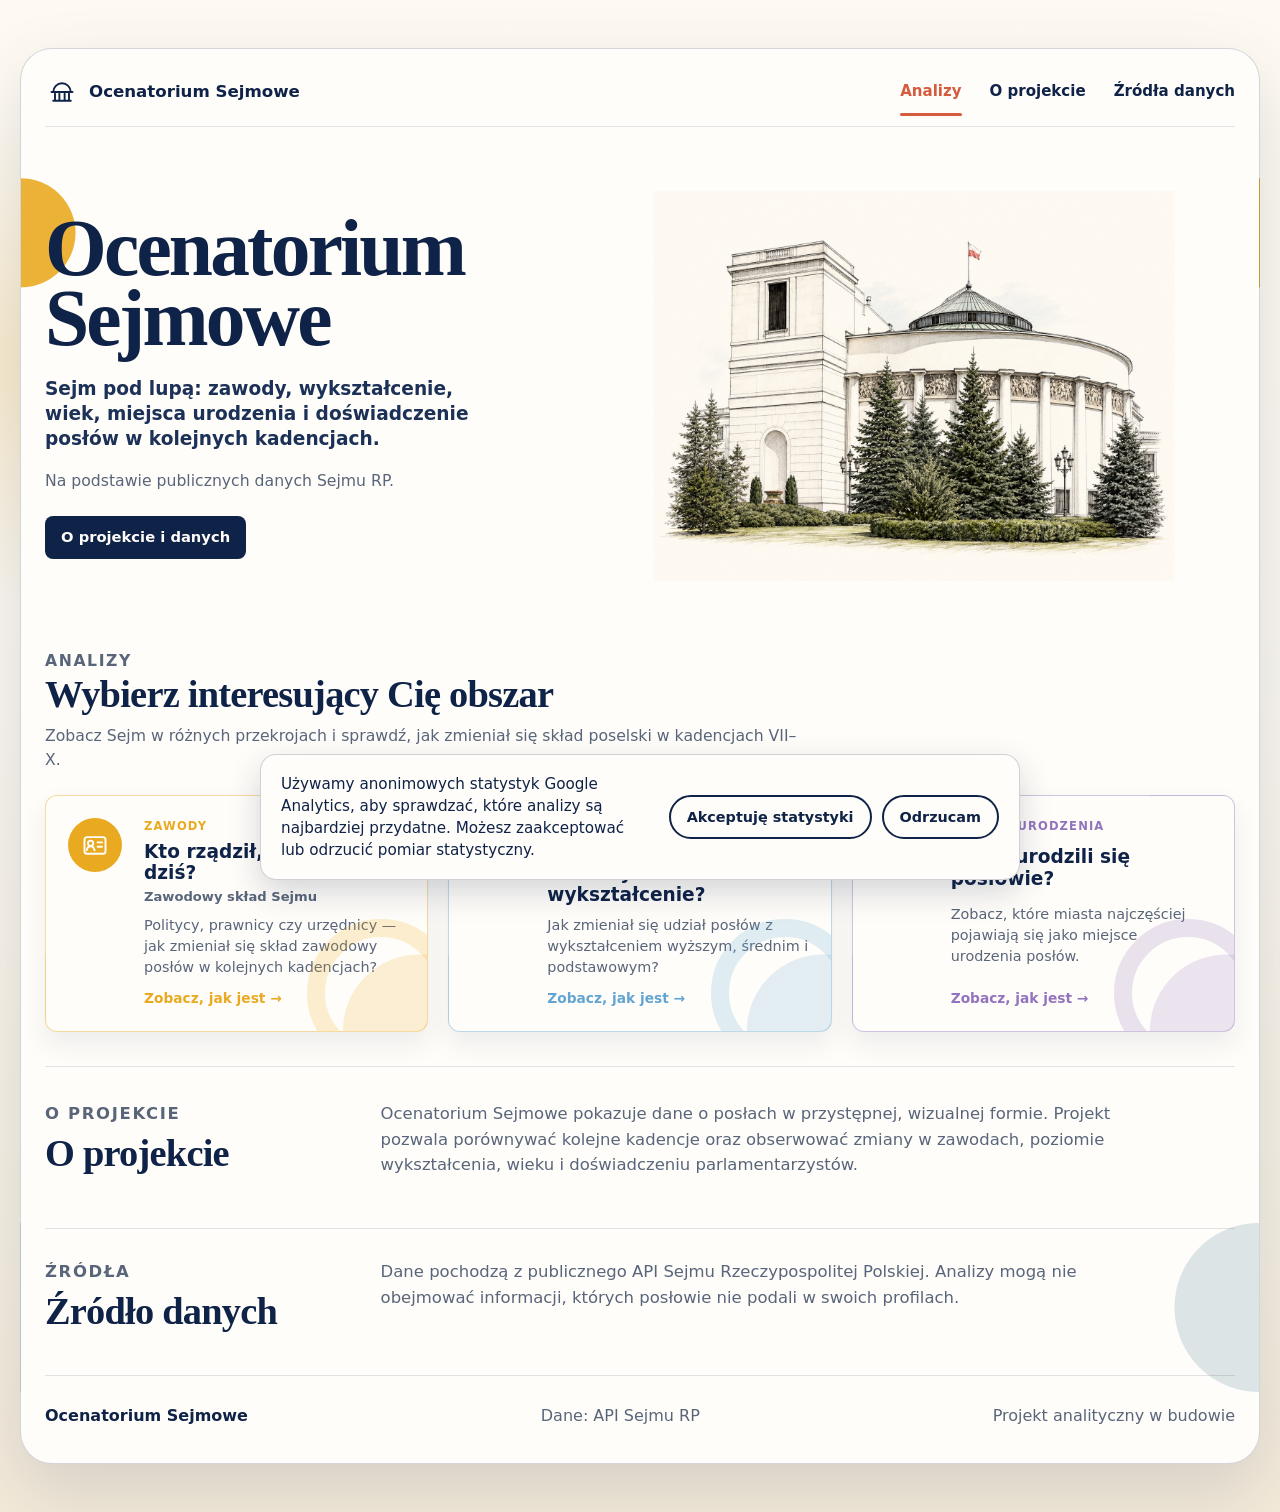
<file: index.html>
<!DOCTYPE html>
<html lang="pl">
  <head>
    <meta charset="utf-8" />
    <meta name="viewport" content="width=device-width, initial-scale=1" />
    <title>Posłowie Sejmu – analizy danych | Ocenatorium</title>
    <meta name="description" content="Interaktywne analizy danych o posłach Sejmu RP: zawody, wykształcenie i miejsca urodzenia. Porównaj kadencje VII–X." />
    <link rel="canonical" href="https://poslowie.ocenatorium.pl/" />
    <meta property="og:type" content="website" />
    <meta property="og:site_name" content="Ocenatorium" />
    <meta property="og:title" content="Posłowie Sejmu – analizy danych | Ocenatorium" />
    <meta property="og:description" content="Interaktywne analizy danych o posłach Sejmu RP: zawody, wykształcenie i miejsca urodzenia. Porównaj kadencje VII–X." />
    <meta property="og:url" content="https://poslowie.ocenatorium.pl/" />
    <meta property="og:image" content="https://poslowie.ocenatorium.pl/public/images/sejm-sketch.png" />
    <meta name="twitter:card" content="summary_large_image" />
    <meta name="twitter:title" content="Posłowie Sejmu – analizy danych | Ocenatorium" />
    <meta name="twitter:description" content="Interaktywne analizy danych o posłach Sejmu RP: zawody, wykształcenie i miejsca urodzenia. Porównaj kadencje VII–X." />
    <meta name="twitter:image" content="https://poslowie.ocenatorium.pl/public/images/sejm-sketch.png" />
    <link rel="stylesheet" href="./styles.css" />
    <script src="./analytics-consent.js" defer></script>
  </head>
  <body>
    <div class="page-frame">
      <header class="site-header">
        <nav class="site-nav" aria-label="Główna nawigacja">
          <a href="#analizy" class="brand">
            <span class="brand-mark" aria-hidden="true">
              <svg viewBox="0 0 32 32" focusable="false">
                <path d="M6 16a10 10 0 0 1 20 0" />
                <path d="M4 16h24" />
                <path d="M8 18v7M13 18v7M19 18v7M24 18v7" />
                <path d="M6 26h20" />
              </svg>
            </span>
            <span>Ocenatorium Sejmowe</span>
          </a>
          <div class="nav-links">
            <a href="#analizy" class="is-active">Analizy</a>
            <a href="#o-projekcie">O projekcie</a>
            <a href="#zrodla-danych">Źródła danych</a>
          </div>
        </nav>

        <section class="hero" aria-labelledby="hero-title">
          <div class="hero-copy">
            <h1 id="hero-title">Ocenatorium Sejmowe</h1>
            <p class="lead">
              Sejm pod lupą: zawody, wykształcenie, wiek, miejsca urodzenia i
              doświadczenie posłów w kolejnych kadencjach.
            </p>
            <p class="sublead">
              Na podstawie publicznych danych Sejmu RP.
            </p>
            <div class="hero-actions">
              <button
                id="infoBtn"
                class="button"
                type="button"
                aria-expanded="false"
                aria-controls="infoText"
              >
                O projekcie i danych
              </button>
            </div>
            <p id="infoText" class="info-panel" hidden>
              Ocenatorium Sejmowe to niezależny projekt analityczny pokazujący
              skład polskiego Sejmu w różnych przekrojach. Dane pochodzą z
              publicznego API Sejmu RP, a analizy będą rozwijane etapami.
            </p>
          </div>

          <div class="hero-art">
            <img
              src="./public/images/sejm-sketch.png"
              alt="Szkic budynku Sejmu Rzeczypospolitej Polskiej"
            />
          </div>
        </section>
      </header>

      <main>
        <section id="analizy" class="section topics-section" aria-labelledby="topics-title">
          <div class="section-heading">
            <p class="eyebrow">ANALIZY</p>
            <h2 id="topics-title">Wybierz interesujący Cię obszar</h2>
            <p>
              Zobacz Sejm w różnych przekrojach i sprawdź, jak zmieniał się
              skład poselski w kadencjach VII–X.
            </p>
          </div>

          <div class="topic-grid">
            <a class="topic-card card-jobs" href="zawody.html">
              <span class="card-icon" aria-hidden="true">
                <svg viewBox="0 0 32 32" focusable="false">
                  <path d="M7 7h18a3 3 0 0 1 3 3v13a3 3 0 0 1-3 3H7a3 3 0 0 1-3-3V10a3 3 0 0 1 3-3z" />
                  <circle cx="11" cy="14" r="3" />
                  <path d="M6.5 22c.7-3 2.2-4.5 4.5-4.5s3.8 1.5 4.5 4.5" />
                  <path d="M19 13h5" />
                  <path d="M19 18h5" />
                </svg>
              </span>
              <span class="card-label">ZAWODY</span>
              <h3>
                Kto rządził, a kto rządzi dziś?
                <small>Zawodowy skład Sejmu</small>
              </h3>
              <p>
                Politycy, prawnicy czy urzędnicy — jak zmieniał się skład
                zawodowy posłów w kolejnych kadencjach?
              </p>
              <span class="card-link">Zobacz, jak jest →</span>
            </a>

            <a class="topic-card card-education" href="wyksztalcenie.html">
              <span class="card-icon" aria-hidden="true">
                <svg viewBox="0 0 32 32" focusable="false">
                  <path d="M4 12l12-6 12 6-12 6z" />
                  <path d="M9 15v7c4 3 10 3 14 0v-7" />
                </svg>
              </span>
              <span class="card-label">WYKSZTAŁCENIE</span>
              <h3>Czy do Sejmu trzeba mieć wyższe wykształcenie?</h3>
              <p>
                Jak zmieniał się udział posłów z wykształceniem wyższym,
                średnim i podstawowym?
              </p>
              <span class="card-link">Zobacz, jak jest →</span>
            </a>

            <a class="topic-card card-age is-hidden" href="wiek.html">
              <span class="card-icon" aria-hidden="true">
                <svg viewBox="0 0 32 32" focusable="false">
                  <circle cx="16" cy="10" r="4" />
                  <path d="M8 26c1-6 5-9 8-9s7 3 8 9" />
                  <path d="M7 16a4 4 0 1 1 3-7M25 16a4 4 0 1 0-3-7" />
                </svg>
              </span>
              <span class="card-label">WIEK</span>
              <h3>Czy Sejm młodnieje, czy się starzeje?</h3>
              <p>
                Jak zmieniały się wiek i pokolenia posłów w kolejnych
                kadencjach?
              </p>
              <span class="card-link">Zobacz, jak jest →</span>
            </a>

            <a class="topic-card card-experience is-hidden" href="doswiadczenie.html">
              <span class="card-icon" aria-hidden="true">
                <svg viewBox="0 0 32 32" focusable="false">
                  <circle cx="16" cy="11" r="5" />
                  <path d="M7 27c1.4-6.5 5.2-10 9-10s7.6 3.5 9 10" />
                  <path d="M16 4v3M11 6l2 3M21 6l-2 3" />
                </svg>
              </span>
              <span class="card-label">DOŚWIADCZENIE</span>
              <h3>Nowe twarze czy stali bywalcy?</h3>
              <p>
                Ilu posłów debiutuje, a ilu zasiadało już w poprzednich
                kadencjach?
              </p>
              <span class="card-link">Zobacz, jak jest →</span>
            </a>

            <a class="topic-card card-birthplace" href="miejsce-urodzenia.html">
              <span class="card-icon" aria-hidden="true">
                <svg viewBox="0 0 32 32" focusable="false">
                  <path d="M16 29s9-8 9-16a9 9 0 0 0-18 0c0 8 9 16 9 16z" />
                  <circle cx="16" cy="13" r="3" />
                </svg>
              </span>
              <span class="card-label">MIEJSCA URODZENIA</span>
              <h3>Gdzie urodzili się posłowie?</h3>
              <p>
                Zobacz, które miasta najczęściej pojawiają się jako miejsce
                urodzenia posłów.
              </p>
              <span class="card-link">Zobacz, jak jest →</span>
            </a>

            <a class="topic-card card-committees is-hidden" href="komisje.html">
              <span class="card-icon" aria-hidden="true">
                <svg viewBox="0 0 32 32" focusable="false">
                  <circle cx="16" cy="10" r="3" />
                  <circle cx="9" cy="17" r="3" />
                  <circle cx="23" cy="17" r="3" />
                  <path d="M6 27c.8-4 3-6 6-6M14 27c.8-4 3-6 6-6M20 27c.8-4 3-6 6-6" />
                </svg>
              </span>
              <span class="status-pill">W przygotowaniu</span>
              <span class="card-label">KOMISJE</span>
              <h3>Kto pracuje w komisjach sejmowych?</h3>
              <p>
                Jak wyglądają zawody, wiek, wykształcenie i doświadczenie
                członków komisji?
              </p>
              <span class="card-link">Zobacz, jak jest →</span>
            </a>
          </div>
        </section>

        <section class="support-section" aria-labelledby="support-title" hidden>
          <span class="support-icon" aria-hidden="true">
            <svg viewBox="0 0 32 32" focusable="false">
              <path d="M8 12h14v7a7 7 0 0 1-7 7h0a7 7 0 0 1-7-7z" />
              <path d="M22 14h2.5a3.5 3.5 0 0 1 0 7H22" />
              <path d="M7 27h18" />
              <path d="M12 5v3M17 4v4M22 5v3" />
            </svg>
          </span>
          <div class="support-copy">
            <p class="eyebrow">WESPRZYJ ROZWÓJ OCENATORIUM SEJMU</p>
            <h2 id="support-title">Podoba Ci się Ocenatorium?</h2>
            <p>
              Pomóż uprościć dostęp do informacji o Sejmie. 
              Chcę rozwijać kolejne analizy druków sejmowych oraz narzędzia, 
              które ułatwią obywatelom wyszukiwanie i rozumienie informacji zawartych w dokumentach Sejmu.
            </p>
          </div>
          <a
            class="support-button"
            href="[TUTAJ WSTAW LINK BUY ME A COFFEE]"
            target="_blank"
            rel="noopener noreferrer"
          >
            Kup mi kawkę ☕
          </a>
        </section>

        <section id="o-projekcie" class="section info-section" aria-labelledby="project-title">
          <div>
            <p class="eyebrow">O PROJEKCIE</p>
            <h2 id="project-title">O projekcie</h2>
          </div>
          <p>
            Ocenatorium Sejmowe pokazuje dane o posłach w przystępnej,
            wizualnej formie. Projekt pozwala porównywać kolejne kadencje oraz
            obserwować zmiany w zawodach, poziomie wykształcenia, wieku i
            doświadczeniu parlamentarzystów.
          </p>
        </section>

        <section
          id="zrodla-danych"
          class="section info-section source-section"
          aria-labelledby="source-title"
        >
          <div>
            <p class="eyebrow">ŹRÓDŁA</p>
            <h2 id="source-title">Źródło danych</h2>
          </div>
          <p>
            Dane pochodzą z publicznego API Sejmu Rzeczypospolitej Polskiej.
            Analizy mogą nie obejmować informacji, których posłowie nie podali w
            swoich profilach.
          </p>
        </section>
      </main>

      <footer class="site-footer">
        <strong>Ocenatorium Sejmowe</strong>
        <span>Dane: API Sejmu RP</span>
        <span>Projekt analityczny w budowie</span>
      </footer>
    </div>

    <script src="./app.js" defer></script>
  </body>
</html>
</file>
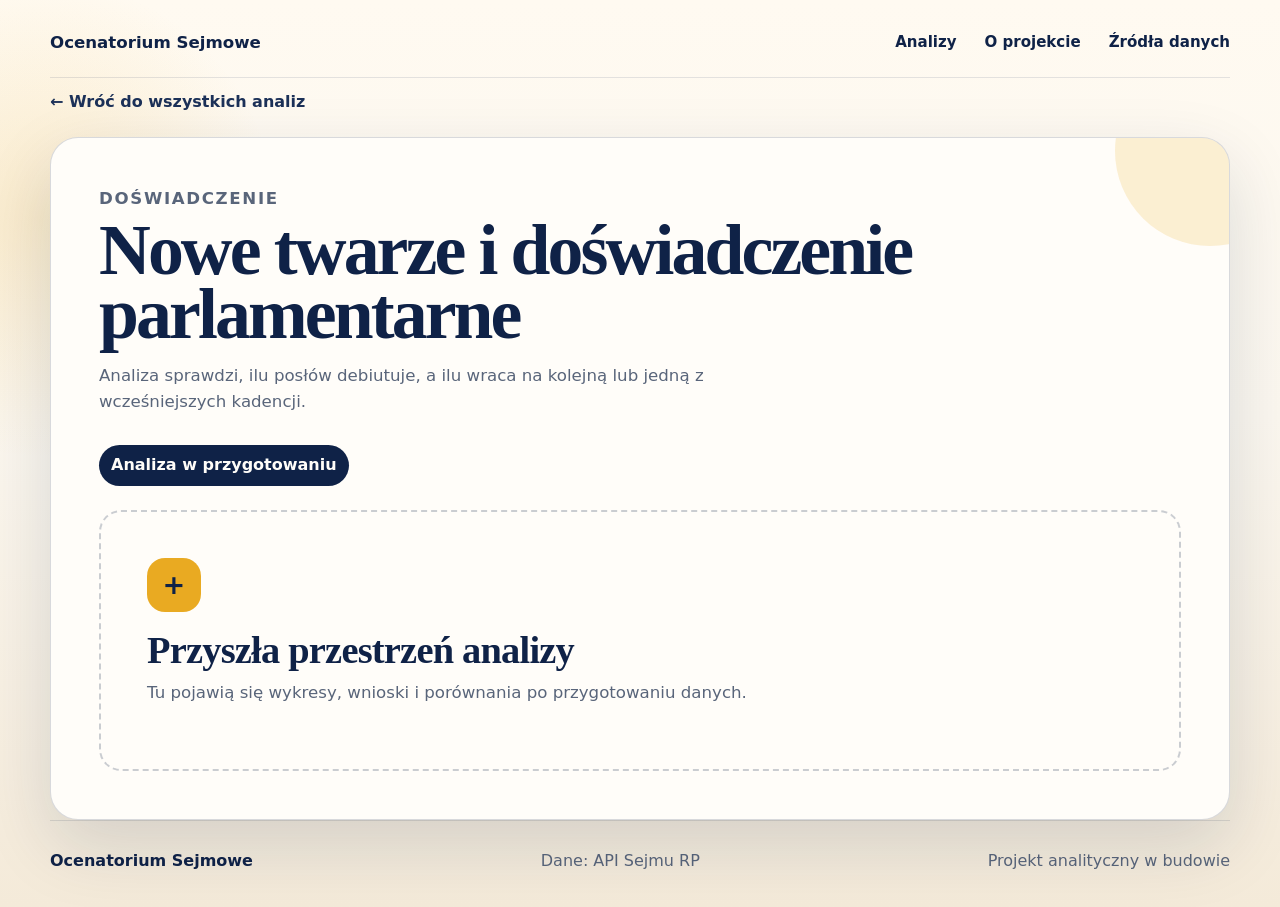
<file: doswiadczenie.html>
<!DOCTYPE html>
<html lang="pl">
  <head>
    <meta charset="utf-8" />
    <meta name="viewport" content="width=device-width, initial-scale=1" />
    <meta name="robots" content="noindex, follow" />
    <title>Nowe twarze i doświadczenie parlamentarne | Ocenatorium Sejmowe</title>
    <link rel="stylesheet" href="./styles.css" />
  </head>
  <body class="page-shell">
    <header class="site-header">
      <nav class="site-nav" aria-label="Główna nawigacja">
        <a href="index.html#analizy" class="brand">Ocenatorium Sejmowe</a>
        <div class="nav-links">
          <a href="index.html#analizy">Analizy</a>
          <a href="index.html#o-projekcie">O projekcie</a>
          <a href="index.html#zrodla-danych">Źródła danych</a>
        </div>
      </nav>
    </header>
    <main class="page-main">
      <a class="back-link" href="index.html#analizy">← Wróć do wszystkich analiz</a>
      <section class="page-intro">
        <p class="eyebrow">DOŚWIADCZENIE</p>
        <h1 class="page-title">Nowe twarze i doświadczenie parlamentarne</h1>
        <p>Analiza sprawdzi, ilu posłów debiutuje, a ilu wraca na kolejną lub jedną z wcześniejszych kadencji.</p>
        <span class="prepare-badge">Analiza w przygotowaniu</span>
        <div class="empty-panel">
          <span class="empty-panel-symbol" aria-hidden="true">+</span>
          <h2>Przyszła przestrzeń analizy</h2>
          <p>Tu pojawią się wykresy, wnioski i porównania po przygotowaniu danych.</p>
        </div>
      </section>
    </main>
    <footer class="site-footer">
      <strong>Ocenatorium Sejmowe</strong>
      <span>Dane: API Sejmu RP</span>
      <span>Projekt analityczny w budowie</span>
    </footer>
  </body>
</html>
</file>
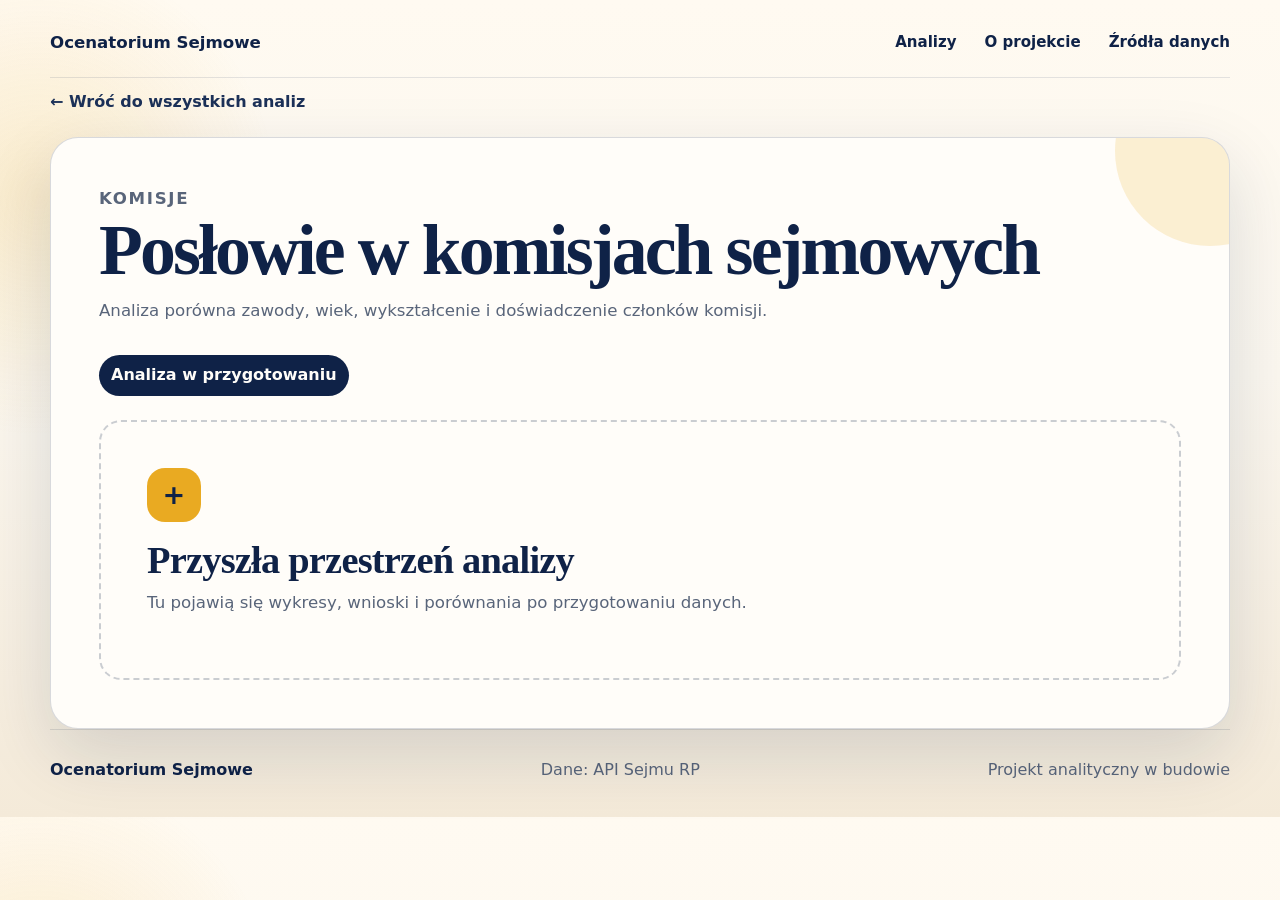
<file: komisje.html>
<!DOCTYPE html>
<html lang="pl">
  <head>
    <meta charset="utf-8" />
    <meta name="viewport" content="width=device-width, initial-scale=1" />
    <meta name="robots" content="noindex, follow" />
    <title>Posłowie w komisjach sejmowych | Ocenatorium Sejmowe</title>
    <link rel="stylesheet" href="./styles.css" />
  </head>
  <body class="page-shell">
    <header class="site-header">
      <nav class="site-nav" aria-label="Główna nawigacja">
        <a href="index.html#analizy" class="brand">Ocenatorium Sejmowe</a>
        <div class="nav-links">
          <a href="index.html#analizy">Analizy</a>
          <a href="index.html#o-projekcie">O projekcie</a>
          <a href="index.html#zrodla-danych">Źródła danych</a>
        </div>
      </nav>
    </header>
    <main class="page-main">
      <a class="back-link" href="index.html#analizy">← Wróć do wszystkich analiz</a>
      <section class="page-intro">
        <p class="eyebrow">KOMISJE</p>
        <h1 class="page-title">Posłowie w komisjach sejmowych</h1>
        <p>Analiza porówna zawody, wiek, wykształcenie i doświadczenie członków komisji.</p>
        <span class="prepare-badge">Analiza w przygotowaniu</span>
        <div class="empty-panel">
          <span class="empty-panel-symbol" aria-hidden="true">+</span>
          <h2>Przyszła przestrzeń analizy</h2>
          <p>Tu pojawią się wykresy, wnioski i porównania po przygotowaniu danych.</p>
        </div>
      </section>
    </main>
    <footer class="site-footer">
      <strong>Ocenatorium Sejmowe</strong>
      <span>Dane: API Sejmu RP</span>
      <span>Projekt analityczny w budowie</span>
    </footer>
  </body>
</html>
</file>
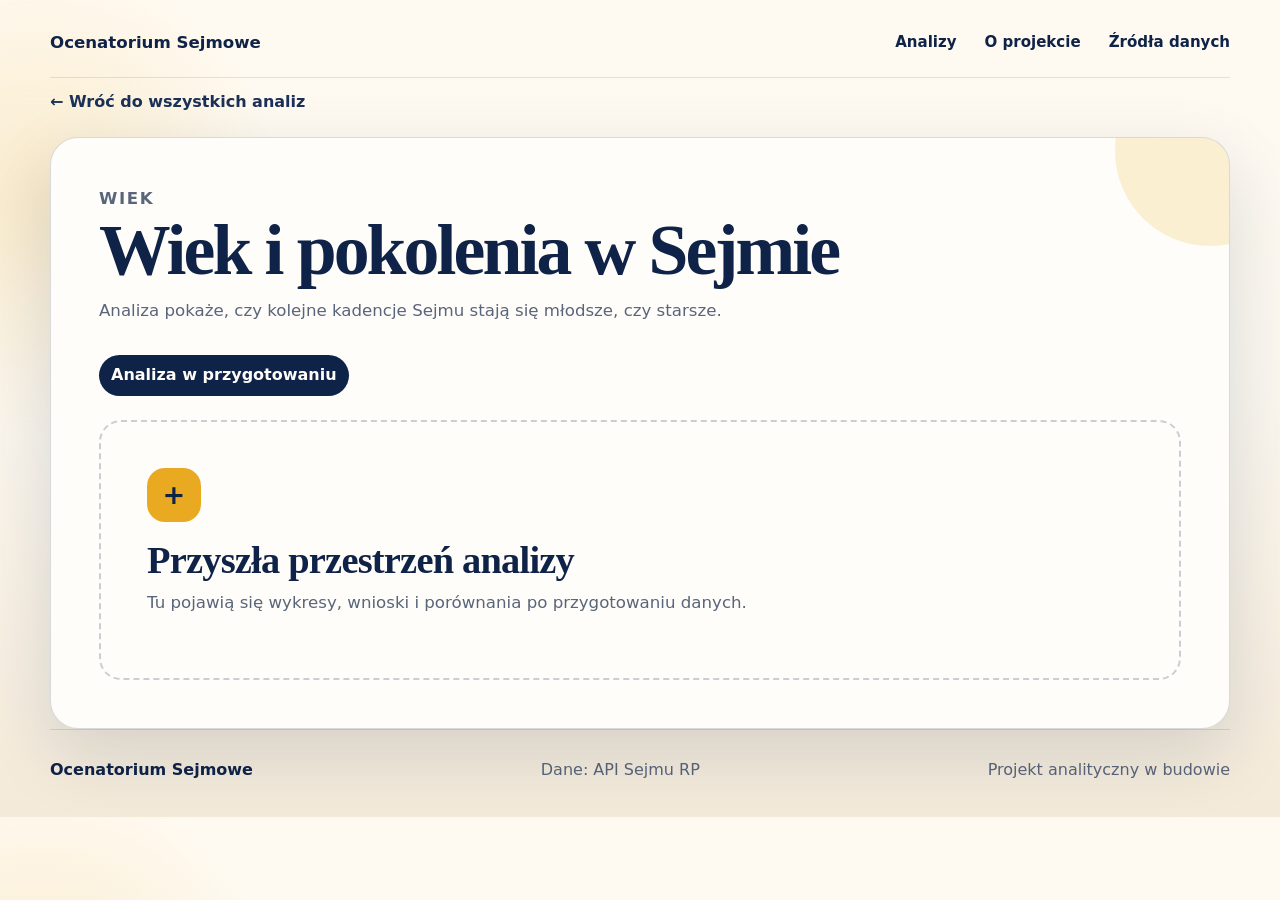
<file: wiek.html>
<!DOCTYPE html>
<html lang="pl">
  <head>
    <meta charset="utf-8" />
    <meta name="viewport" content="width=device-width, initial-scale=1" />
    <meta name="robots" content="noindex, follow" />
    <title>Wiek i pokolenia w Sejmie | Ocenatorium Sejmowe</title>
    <link rel="stylesheet" href="./styles.css" />
  </head>
  <body class="page-shell">
    <header class="site-header">
      <nav class="site-nav" aria-label="Główna nawigacja">
        <a href="index.html#analizy" class="brand">Ocenatorium Sejmowe</a>
        <div class="nav-links">
          <a href="index.html#analizy">Analizy</a>
          <a href="index.html#o-projekcie">O projekcie</a>
          <a href="index.html#zrodla-danych">Źródła danych</a>
        </div>
      </nav>
    </header>
    <main class="page-main">
      <a class="back-link" href="index.html#analizy">← Wróć do wszystkich analiz</a>
      <section class="page-intro">
        <p class="eyebrow">WIEK</p>
        <h1 class="page-title">Wiek i pokolenia w Sejmie</h1>
        <p>Analiza pokaże, czy kolejne kadencje Sejmu stają się młodsze, czy starsze.</p>
        <span class="prepare-badge">Analiza w przygotowaniu</span>
        <div class="empty-panel">
          <span class="empty-panel-symbol" aria-hidden="true">+</span>
          <h2>Przyszła przestrzeń analizy</h2>
          <p>Tu pojawią się wykresy, wnioski i porównania po przygotowaniu danych.</p>
        </div>
      </section>
    </main>
    <footer class="site-footer">
      <strong>Ocenatorium Sejmowe</strong>
      <span>Dane: API Sejmu RP</span>
      <span>Projekt analityczny w budowie</span>
    </footer>
  </body>
</html>
</file>
<file: styles.css>
:root {
  color-scheme: light;
  --bg: #fbf7ef;
  --surface: #fffdf9;
  --ink: #0f2247;
  --ink-2: #1c3158;
  --muted: #59657a;
  --line: rgba(15, 34, 71, 0.14);
  --coral: #d65b3d;
  --gold: #e9aa22;
  --blue: #62a5d2;
  --green: #6da47a;
  --violet: #9273bd;
  --slate: #648da4;
  --shadow: 0 26px 70px rgba(15, 34, 71, 0.14);
  --soft-shadow: 0 12px 26px rgba(15, 34, 71, 0.08);
  --radius: 16px;
  font-family: system-ui, -apple-system, BlinkMacSystemFont, "Segoe UI", sans-serif;
  scroll-behavior: smooth;
}

* {
  box-sizing: border-box;
}

body {
  margin: 0;
  min-width: 0;
  overflow-x: hidden;
  background:
    radial-gradient(circle at 3% 24%, rgba(233, 170, 34, 0.18), transparent 15rem),
    linear-gradient(180deg, #fffaf1 0%, var(--bg) 46%, #f4ead9 100%);
  color: var(--ink);
  line-height: 1.55;
}

a {
  color: inherit;
}

button,
a {
  -webkit-tap-highlight-color: transparent;
}

button:focus-visible,
a:focus-visible {
  outline: 3px solid var(--coral);
  outline-offset: 4px;
}

[hidden] {
  display: none !important;
}

.analytics-consent {
  position: fixed;
  z-index: 1000;
  right: 20px;
  bottom: 20px;
  left: 20px;
  max-width: 760px;
  margin: 0 auto;
  border: 1px solid rgba(15, 34, 71, 0.2);
  border-radius: var(--radius);
  background: var(--surface);
  box-shadow: 0 12px 32px rgba(15, 34, 71, 0.18);
  color: var(--ink);
}

.analytics-consent-content {
  display: flex;
  gap: 20px;
  align-items: center;
  justify-content: space-between;
  padding: 18px 20px;
}

.analytics-consent-message {
  margin: 0;
  font-size: 0.95rem;
  line-height: 1.45;
}

.analytics-consent-actions {
  display: flex;
  flex: 0 0 auto;
  gap: 10px;
}

.analytics-consent-button {
  min-height: 44px;
  border: 2px solid var(--ink);
  border-radius: 999px;
  background: var(--surface);
  color: var(--ink);
  cursor: pointer;
  font: inherit;
  font-size: 0.9rem;
  font-weight: 750;
  padding: 9px 16px;
}

.analytics-consent-button:hover {
  background: rgba(15, 34, 71, 0.08);
}

.analytics-consent-button:focus-visible {
  outline: 3px solid var(--coral);
  outline-offset: 3px;
}

.page-frame {
  width: min(1400px, calc(100% - 40px));
  margin: 48px auto;
  overflow: hidden;
  border: 1px solid rgba(15, 34, 71, 0.18);
  border-radius: 32px;
  background:
    radial-gradient(circle at 0 13%, rgba(233, 170, 34, 0.9) 0 54px, transparent 55px),
    radial-gradient(circle at 100% 89%, rgba(100, 141, 164, 0.22) 0 84px, transparent 85px),
    var(--surface);
  box-shadow: var(--shadow);
}

.site-header,
main,
.site-footer {
  width: min(1200px, calc(100% - 48px));
  margin: 0 auto;
}

.site-header {
  padding: 26px 0 0;
}

.site-nav {
  display: flex;
  gap: 22px;
  align-items: center;
  justify-content: space-between;
  border-bottom: 1px solid rgba(15, 34, 71, 0.11);
  padding-bottom: 18px;
}

.brand,
.nav-links a {
  font-weight: 850;
  text-decoration: none;
}

.brand {
  display: inline-flex;
  gap: 10px;
  align-items: center;
  color: var(--ink);
  font-size: 1.04rem;
}

.brand-mark {
  display: inline-flex;
  width: 34px;
  height: 28px;
  align-items: center;
  justify-content: center;
  color: var(--ink);
}

.brand-mark svg,
.card-icon svg {
  width: 100%;
  height: 100%;
}

.brand-mark path,
.card-icon path,
.card-icon circle {
  fill: none;
  stroke: currentColor;
  stroke-linecap: round;
  stroke-linejoin: round;
  stroke-width: 2.2;
}

.nav-links {
  display: flex;
  flex-wrap: wrap;
  gap: 28px;
  justify-content: flex-end;
}

.nav-links a {
  position: relative;
  color: var(--ink);
  font-size: 0.94rem;
  padding: 5px 0;
}

.nav-links a:hover,
.nav-links a.is-active {
  color: var(--coral);
}

.nav-links a.is-active::after {
  content: "";
  position: absolute;
  left: 0;
  right: 0;
  bottom: -8px;
  height: 3px;
  border-radius: 999px;
  background: var(--coral);
}

.hero {
  display: grid;
  grid-template-columns: minmax(0, 0.43fr) minmax(0, 0.57fr);
  gap: clamp(28px, 5vw, 72px);
  align-items: center;
  min-height: 430px;
  padding: clamp(42px, 5vw, 68px) 0 34px;
}

.hero-copy {
  min-width: 0;
  width: 100%;
  max-width: 500px;
}

h1,
h2,
h3,
p {
  margin-top: 0;
}

h1 {
  color: var(--ink);
  font-family: Georgia, "Times New Roman", serif;
  font-size: clamp(3.5rem, 6.2vw, 6.5rem);
  font-weight: 800;
  letter-spacing: -0.035em;
  line-height: 0.88;
  margin-bottom: 22px;
}

h2 {
  color: var(--ink);
  font-family: Georgia, "Times New Roman", serif;
  font-size: clamp(1.85rem, 3vw, 2.65rem);
  letter-spacing: -0.02em;
  line-height: 1.05;
  margin-bottom: 10px;
}

h3 {
  color: var(--ink);
  font-size: clamp(1.02rem, 1.45vw, 1.28rem);
  line-height: 1.18;
  margin-bottom: 9px;
}

.lead {
  color: var(--ink-2);
  font-size: clamp(1.05rem, 1.45vw, 1.24rem);
  font-weight: 650;
  line-height: 1.35;
  max-width: 460px;
}

.sublead,
.section-heading p,
.topic-card p,
.page-intro p,
.empty-panel p,
.info-section p,
.meta {
  color: var(--muted);
}

.sublead {
  font-size: 0.98rem;
  margin-bottom: 22px;
}

.hero-actions {
  display: flex;
  flex-wrap: wrap;
  gap: 16px 18px;
  align-items: center;
}

.button {
  display: inline-flex;
  min-height: 42px;
  align-items: center;
  border: 0;
  border-radius: 8px;
  background: var(--ink);
  color: #fffdf9;
  cursor: pointer;
  font: inherit;
  font-size: 0.92rem;
  font-weight: 850;
  padding: 10px 16px;
  transition: background-color 180ms ease, box-shadow 180ms ease, transform 180ms ease;
}

.button:hover {
  background: var(--ink-2);
  box-shadow: 0 10px 22px rgba(15, 34, 71, 0.18);
  transform: translateY(-2px);
}

.meta {
  font-size: 0.88rem;
  margin: 0;
}

.info-panel {
  max-width: 520px;
  margin: 18px 0 0;
  border: 1px solid rgba(214, 91, 61, 0.2);
  border-radius: 12px;
  background: rgba(255, 246, 225, 0.9);
  padding: 14px 16px;
}

.hero-art {
  display: flex;
  align-items: center;
  justify-content: center;
  min-width: 0;
}

.hero-art img {
  display: block;
  width: min(100%, 720px);
  max-height: 390px;
  object-fit: contain;
  mix-blend-mode: multiply;
}

.section {
  padding: 34px 0;
  scroll-margin-top: 24px;
}

.section-heading {
  max-width: 780px;
  margin-bottom: 22px;
}

.eyebrow,
.card-label {
  color: var(--coral);
  font-size: 0.72rem;
  font-weight: 900;
  letter-spacing: 0.1em;
  margin: 0 0 6px;
  text-transform: uppercase;
}

.section-heading p {
  max-width: 760px;
  font-size: 0.98rem;
  margin-bottom: 0;
}

.topic-grid {
  display: grid;
  grid-template-columns: repeat(3, minmax(0, 1fr));
  gap: 20px;
}

.is-hidden {
  display: none !important;
}

.topic-card {
  --card-color: var(--gold);
  position: relative;
  display: grid;
  grid-template-columns: 58px minmax(0, 1fr);
  grid-template-areas:
    "icon label"
    "icon title"
    "icon body"
    "icon link";
  column-gap: 18px;
  min-height: 172px;
  overflow: hidden;
  border: 1.5px solid color-mix(in srgb, var(--card-color) 42%, transparent);
  border-radius: 12px;
  background:
    radial-gradient(circle at 98% 100%, color-mix(in srgb, var(--card-color) 18%, transparent) 0 76px, transparent 77px),
    var(--surface);
  box-shadow: var(--soft-shadow);
  padding: 22px;
  text-decoration: none;
  transition: border-color 180ms ease, box-shadow 180ms ease, transform 180ms ease;
}

.topic-card:hover {
  border-color: var(--card-color);
  box-shadow: 0 18px 34px rgba(15, 34, 71, 0.13);
  transform: translateY(-4px);
}

.topic-card::after {
  content: "";
  position: absolute;
  right: -28px;
  bottom: -36px;
  width: 112px;
  height: 112px;
  border: 18px solid color-mix(in srgb, var(--card-color) 20%, transparent);
  border-radius: 50%;
}

.card-icon {
  grid-area: icon;
  display: inline-flex;
  width: 54px;
  height: 54px;
  align-items: center;
  justify-content: center;
  border-radius: 50%;
  background: var(--card-color);
  color: #fffdf9;
  padding: 13px;
}

.card-label {
  grid-area: label;
  color: var(--card-color);
  margin-bottom: 5px;
}

.topic-card h3 {
  grid-area: title;
  min-width: 0;
}

.topic-card h3 small {
  display: block;
  margin-top: 5px;
  color: var(--muted);
  font-size: 0.82rem;
  font-weight: 750;
  line-height: 1.25;
}

.topic-card p {
  grid-area: body;
  font-size: 0.9rem;
  line-height: 1.45;
  margin-bottom: 10px;
}

.card-link {
  grid-area: link;
  align-self: end;
  color: var(--card-color);
  font-size: 0.86rem;
  font-weight: 900;
  min-width: 0;
}

.status-pill {
  position: absolute;
  top: 16px;
  right: 16px;
  z-index: 1;
  border: 1px solid color-mix(in srgb, var(--card-color) 32%, transparent);
  border-radius: 999px;
  background: color-mix(in srgb, var(--card-color) 12%, #fffdf9);
  color: var(--ink);
  font-size: 0.68rem;
  font-weight: 900;
  padding: 4px 8px;
}

.card-jobs {
  --card-color: var(--gold);
}

.card-education {
  --card-color: var(--blue);
}

.card-age {
  --card-color: var(--coral);
}

.card-experience {
  --card-color: var(--green);
}

.card-birthplace {
  --card-color: var(--violet);
}

.card-committees {
  --card-color: var(--slate);
}

.support-section {
  display: grid;
  grid-template-columns: auto minmax(0, 1fr) auto;
  gap: 18px;
  align-items: center;
  margin: 8px 0 34px;
  border: 1.5px solid rgba(233, 170, 34, 0.42);
  border-radius: 18px;
  background:
    radial-gradient(circle at 96% 10%, rgba(233, 170, 34, 0.18), transparent 10rem),
    #fff6df;
  box-shadow: 0 12px 26px rgba(15, 34, 71, 0.07);
  padding: 22px 24px;
}

.support-icon {
  display: inline-flex;
  width: 58px;
  height: 58px;
  align-items: center;
  justify-content: center;
  border-radius: 50%;
  background: rgba(233, 170, 34, 0.18);
  color: var(--gold);
  flex: 0 0 auto;
}

.support-icon svg {
  width: 34px;
  height: 34px;
}

.support-icon path {
  fill: none;
  stroke: currentColor;
  stroke-linecap: round;
  stroke-linejoin: round;
  stroke-width: 2.1;
}

.support-copy h2 {
  font-size: clamp(1.45rem, 2.2vw, 2rem);
  margin-bottom: 8px;
}

.support-copy p:last-child {
  color: var(--ink-2);
  margin-bottom: 0;
  max-width: 680px;
}

.support-button {
  display: inline-flex;
  min-height: 44px;
  align-items: center;
  justify-content: center;
  border-radius: 10px;
  background: var(--coral);
  color: #fffdf9;
  font-weight: 900;
  padding: 11px 16px;
  text-decoration: none;
  white-space: nowrap;
  transition: background-color 180ms ease, box-shadow 180ms ease, transform 180ms ease;
}

.support-button:hover {
  background: #bf4f35;
  box-shadow: 0 12px 24px rgba(214, 91, 61, 0.22);
  transform: translateY(-2px);
}

.info-section {
  display: grid;
  grid-template-columns: minmax(220px, 0.36fr) minmax(0, 1fr);
  gap: 28px;
  align-items: start;
  border-top: 1px solid rgba(15, 34, 71, 0.12);
}

.info-section p {
  max-width: 780px;
  font-size: 1.03rem;
}

.source-section {
  padding-top: 30px;
}

.site-footer {
  display: flex;
  flex-wrap: wrap;
  gap: 10px 22px;
  justify-content: space-between;
  border-top: 1px solid rgba(15, 34, 71, 0.12);
  color: var(--muted);
  padding: 28px 0 34px;
}

.site-footer strong {
  color: var(--ink);
}

.page-shell .site-header,
.page-shell main,
.page-shell .site-footer {
  width: min(1180px, calc(100% - 40px));
}

.page-shell .site-header {
  padding-bottom: 12px;
}

.page-main {
  min-height: 58vh;
}

.back-link {
  display: inline-flex;
  margin-bottom: 22px;
  color: var(--ink-2);
  font-weight: 900;
  text-decoration: none;
}

.back-link:hover {
  color: var(--coral);
}

.page-intro {
  position: relative;
  overflow: hidden;
  border: 1px solid rgba(15, 34, 71, 0.16);
  border-radius: 28px;
  background: var(--surface);
  box-shadow: var(--shadow);
  padding: 3rem clamp(1.8rem, 4vw, 3rem);
}

.page-intro::after {
  content: "";
  position: absolute;
  width: 190px;
  height: 190px;
  right: -76px;
  top: -82px;
  border-radius: 50%;
  background: rgba(233, 170, 34, 0.18);
}

.page-intro > * {
  position: relative;
  z-index: 1;
}

.page-title {
  max-width: 1100px;
  font-size: clamp(3.1rem, 5.6vw, 5rem);
  line-height: 0.9;
  letter-spacing: -0.04em;
  margin-bottom: 16px;
}

.page-intro p {
  max-width: 720px;
  font-size: 1.04rem;
}

.page-intro > p:last-child {
  max-width: 780px;
  line-height: 1.65;
}

.profession-chart-card {
  margin-top: 28px;
  border-radius: 24px;
  background: var(--surface);
  box-shadow: var(--soft-shadow);
  padding: clamp(22px, 4vw, 34px);
}

.profession-story-card {
  position: relative;
  margin-top: 28px;
  border: 1px solid rgba(15, 34, 71, 0.1);
  border-radius: 24px;
  background: var(--surface);
  box-shadow: var(--soft-shadow);
  padding: clamp(22px, 4vw, 34px);
}

.profession-race-wrapper {
  position: relative;
  min-height: 520px;
  aspect-ratio: 16 / 9;
  border: 1px solid rgba(15, 34, 71, 0.08);
  border-radius: 18px;
  background: #fffdf9;
  overflow: hidden;
}

.profession-race-current-term {
  display: flex;
  flex-wrap: wrap;
  align-items: baseline;
  gap: 0.8rem;
  margin: 8px 0 10px;
  color: #0f2247;
}

.profession-race-chart {
  width: 100%;
  height: 100%;
  min-height: 520px;
}

.profession-race-term-number {
  font-family: Georgia, "Times New Roman", serif;
  font-size: 38px;
  font-weight: 800;
  line-height: 1;
}

.profession-race-term-years {
  min-width: 0;
  color: #667085;
  font-size: 15px;
  line-height: 1.45;
}

body.reel-mode {
  min-width: 0;
  overflow-x: hidden;
  background: #fbf7ef;
}

body.reel-mode > .site-header,
body.reel-mode > .page-main,
body.reel-mode > .site-footer {
  display: none;
}

.profession-reel {
  width: 100%;
  max-width: 100vw;
  min-height: 100vh;
  overflow: hidden;
  background: #fbf7ef;
}

.profession-reel:not([hidden]) {
  display: grid;
  justify-items: center;
  align-content: center;
}

.profession-reel-stage {
  display: grid;
  width: min(100vw, 607.5px, calc(100vh * 0.5625));
  max-width: 100vw;
  min-width: 0;
  aspect-ratio: 9 / 16;
  grid-template-rows: auto auto minmax(0, 1fr) auto auto;
  overflow: hidden;
  background: #fbf7ef;
  color: #0f2247;
  padding: clamp(18px, 4.8vw, 42px);
}

.profession-reel-header {
  min-height: clamp(66px, 17vw, 112px);
}

.profession-reel-hook {
  max-width: 12em;
  margin: 0;
  font-family: Georgia, "Times New Roman", serif;
  font-size: clamp(1.35rem, 5vw, 2.25rem);
  font-weight: 800;
  letter-spacing: -0.025em;
  line-height: 1.04;
  text-wrap: balance;
}

.profession-reel-term {
  display: grid;
  gap: 0.2rem;
  margin: clamp(6px, 1.8vw, 16px) 0 clamp(9px, 2.4vw, 20px);
}

.profession-reel-term strong {
  font-family: Georgia, "Times New Roman", serif;
  font-size: clamp(1.65rem, 6.5vw, 3rem);
  line-height: 1;
}

.profession-reel-term span {
  color: #536079;
  font-size: clamp(0.72rem, 2.8vw, 1.05rem);
  font-weight: 750;
  line-height: 1.3;
}

.profession-reel-chart {
  display: flex;
  min-height: 0;
  flex-direction: column;
  gap: clamp(4px, 1.2vw, 10px);
}

.profession-reel-row {
  display: grid;
  width: 100%;
  min-height: 0;
  min-width: 0;
  flex: 1 1 0;
  grid-template-rows: auto auto;
  align-content: center;
  transition: transform 3s cubic-bezier(0.65, 0, 0.35, 1);
}

.profession-reel-label {
  overflow-wrap: anywhere;
  font-size: clamp(0.68rem, 2.8vw, 1.05rem);
  font-weight: 900;
  line-height: 1.1;
}

.profession-reel-bar-line {
  display: grid;
  width: 100%;
  min-width: 0;
  grid-template-columns: minmax(0, 1fr) clamp(42px, 12vw, 70px);
  align-items: center;
  gap: clamp(5px, 1.5vw, 10px);
  margin-top: clamp(2px, 0.7vw, 5px);
}

.profession-reel-track {
  height: clamp(10px, 3.2vw, 19px);
  overflow: hidden;
  border-radius: 999px;
  background: rgba(15, 34, 71, 0.08);
}

.profession-reel-bar {
  display: block;
  width: 0;
  height: 100%;
  border-radius: inherit;
  transition: width 3s cubic-bezier(0.65, 0, 0.35, 1);
}

.profession-reel-value {
  font-size: clamp(0.72rem, 3vw, 1.12rem);
  font-variant-numeric: tabular-nums;
  font-weight: 950;
  text-align: right;
  white-space: nowrap;
}

.profession-reel-final-prompt {
  margin: clamp(7px, 2vw, 16px) 0 0;
  color: #9b5c28;
  font-family: Georgia, "Times New Roman", serif;
  font-size: clamp(0.85rem, 3.5vw, 1.35rem);
  font-weight: 800;
  line-height: 1.15;
  text-align: center;
  transition: opacity 220ms ease;
}

.profession-reel-final-prompt[hidden] {
  display: block !important;
  visibility: hidden;
  opacity: 0;
}

.profession-reel-branding {
  display: grid;
  grid-template-columns: 1fr auto;
  align-items: end;
  gap: 0.08rem 0.5rem;
  margin-top: clamp(8px, 2.3vw, 20px);
  border-top: 1px solid rgba(15, 34, 71, 0.12);
  padding-top: clamp(7px, 2vw, 16px);
}

.profession-reel-branding strong {
  font-size: clamp(0.7rem, 2.6vw, 1rem);
}

.profession-reel-branding span,
.profession-reel-branding small {
  color: #667085;
  font-size: clamp(0.55rem, 2vw, 0.75rem);
}

.profession-reel-branding small {
  grid-column: 2;
  grid-row: 1 / span 2;
}

.profession-reel-controls {
  position: fixed;
  z-index: 20;
  right: 50%;
  bottom: 10px;
  display: flex;
  min-height: 42px;
  flex-wrap: wrap;
  justify-content: center;
  gap: 0.55rem;
  transform: translateX(50%);
  transition: opacity 180ms ease;
}

.profession-reel-controls.is-playing {
  opacity: 0;
  pointer-events: none;
}

.profession-reel-controls button {
  min-height: 38px;
  border: 1px solid rgba(15, 34, 71, 0.18);
  border-radius: 9px;
  background: #fffdf9;
  color: #0f2247;
  cursor: pointer;
  font: inherit;
  font-size: 0.84rem;
  font-weight: 850;
  padding: 0.45rem 0.85rem;
}

@media (prefers-reduced-motion: reduce) {
  .profession-reel-row,
  .profession-reel-bar,
  .profession-reel-controls {
    transition: none;
  }
}

@media (max-width: 360px) {
  .profession-reel-stage {
    padding: 14px;
  }

  .profession-reel-header {
    min-height: 58px;
  }

  .profession-reel-hook {
    font-size: 1.1rem;
  }

  .profession-reel-term {
    margin-block: 5px 7px;
  }

  .profession-reel-term strong {
    font-size: 1.42rem;
  }

  .profession-reel-chart {
    gap: 2px;
  }

  .profession-reel-label {
    font-size: 0.62rem;
  }

  .profession-reel-track {
    height: 8px;
  }

  .profession-reel-bar-line {
    grid-template-columns: minmax(0, 1fr) 40px;
    margin-top: 1px;
  }

  .profession-reel-value {
    font-size: 0.66rem;
  }
}

@media (prefers-reduced-motion: reduce) {
  .animation-action,
  .term-button {
    transition: none;
  }

  .term-button:hover:not(:disabled) {
    transform: none;
  }

  .education-terms-conclusion {
    transition: none;
  }

  .education-terms-conclusion.is-hidden {
    transform: none;
  }
}

.analysis-header {
  max-width: 820px;
  margin-bottom: 1.25rem;
}

.analysis-eyebrow {
  margin: 0 0 0.38rem;
  color: var(--coral);
  font-size: 0.72rem;
  font-weight: 850;
  letter-spacing: 0.1em;
  line-height: 1.25;
  text-transform: uppercase;
}

.analysis-title {
  margin: 0;
  color: #0f2247;
  font-family: Georgia, "Times New Roman", serif;
  font-size: clamp(1.6rem, 2.4vw, 2.35rem);
  font-weight: 800;
  line-height: 1.06;
  letter-spacing: -0.025em;
}

.analysis-subtitle {
  margin: 0;
  color: #0f2247;
  font-family: Georgia, "Times New Roman", serif;
  font-size: clamp(1.2rem, 1.7vw, 1.5rem);
  font-weight: 800;
  line-height: 1.15;
}

.analysis-lead {
  max-width: 720px;
  margin: 0.7rem 0 0;
  color: #536079;
  font-size: 1rem;
  line-height: 1.58;
}

.analysis-meta {
  margin: 0.55rem 0 0;
  color: #6b7588;
  font-size: 0.88rem;
  font-weight: 700;
  line-height: 1.45;
}

.chart-section-note {
  max-width: 720px;
  margin: 0.7rem 0 0;
  padding-left: 0.9rem;
  border-left: 3px solid rgba(184, 120, 58, 0.28);
  color: #6b7588;
  font-size: 0.95rem;
  line-height: 1.55;
}

.donut-lead-lines {
  display: grid;
  gap: 0.35rem;
  margin: 0.85rem 0 0.8rem;
}

.donut-lead-lines p {
  margin: 0;
  color: #0f2247;
  font-size: 1.02rem;
  line-height: 1.45;
}

.donut-lead-lines strong {
  font-weight: 800;
}

.group-highlight {
  display: inline-block;
  padding: 0.06em 0.38em 0.1em;
  border-radius: 0.45em;
  font-weight: 900;
  line-height: 1.1;
}

.group-education {
  background: rgba(143, 175, 212, 0.22);
  color: #5f83ad;
}

.group-politics {
  background: rgba(179, 106, 46, 0.18);
  color: #9b5c28;
}

.group-business {
  background: rgba(212, 164, 75, 0.22);
  color: #a87c32;
}

.group-law {
  background: rgba(95, 126, 164, 0.18);
  color: #547192;
}

.donut-lead-note {
  max-width: 760px;
  margin: 0;
  color: #536079;
  font-size: 0.95rem;
  line-height: 1.6;
}

.profession-chart-area {
  position: relative;
  min-width: 0;
  width: 100%;
  border-radius: 18px;
  background: #fffdf9;
}

.profession-chart {
  width: 100%;
  min-height: 620px;
  opacity: 1;
  visibility: visible;
  filter: none;
}

.profession-chart canvas,
.profession-chart svg {
  opacity: 1;
  visibility: visible;
  filter: none;
}

.chart-status {
  position: absolute;
  inset: 0;
  z-index: 2;
  display: grid;
  place-items: center;
  border-radius: 18px;
  background: rgba(255, 253, 249, 0.92);
  color: var(--muted);
  font-weight: 850;
  text-align: center;
  padding: 24px;
}

.chart-status[hidden] {
  display: none !important;
}

.chart-status.is-error {
  color: var(--coral);
}

.chart-methodology {
  margin-top: 18px;
  border-top: 1px solid rgba(15, 34, 71, 0.12);
  padding-top: 14px;
}

.profession-commentary {
  margin-top: 1.2rem;
  border: 1px solid rgba(184, 120, 58, 0.16);
  border-radius: 22px;
  background: rgba(255, 248, 235, 0.55);
  padding: 1.35rem 1.5rem;
}

.profession-commentary .analysis-subtitle {
  margin-bottom: 1rem;
}

.commentary-list {
  display: grid;
  grid-template-columns: repeat(2, minmax(0, 1fr));
  gap: 0.9rem 1.4rem;
}

.commentary-list p {
  margin: 0;
  color: #536079;
  font-size: 0.98rem;
  line-height: 1.55;
}

.commentary-list strong {
  display: block;
  margin-bottom: 0.2rem;
  color: #0f2247;
  font-weight: 800;
}

.profession-other-note {
  margin-top: 1rem;
  border: 1px solid rgba(15, 34, 71, 0.08);
  border-radius: 18px;
  background: rgba(15, 34, 71, 0.035);
  padding: 1.1rem 1.25rem;
}

.profession-other-note h3 {
  margin: 0 0 0.5rem;
  color: #0f2247;
  font-size: 1.05rem;
}

.profession-other-note p {
  margin: 0 0 0.65rem;
  color: #536079;
  line-height: 1.55;
}

.profession-other-note ul {
  margin: 0;
  padding-left: 1.2rem;
  color: #536079;
  line-height: 1.55;
}

.profession-donuts {
  margin-top: 2.4rem;
  padding-top: 2rem;
  border-top: 1px solid rgba(15, 34, 71, 0.08);
}

.donut-visuals {
  position: relative;
}

.donut-status {
  margin: 1rem 0 0;
  border-radius: 16px;
  background: rgba(255, 253, 249, 0.92);
  color: var(--muted);
  font-weight: 850;
  text-align: center;
  padding: 18px;
}

.donut-status[hidden] {
  display: none !important;
}

.donut-status.is-error {
  color: var(--coral);
}

.donut-grid {
  display: grid;
  grid-template-columns: repeat(2, minmax(0, 1fr));
  gap: 1.4rem;
  margin-top: 1.6rem;
}

.donut-card {
  min-width: 0;
  padding: 1.35rem 1.45rem 1.25rem;
  border-radius: 24px;
  background: rgba(255, 255, 255, 0.78);
  border: 1px solid rgba(15, 34, 71, 0.08);
}

.donut-card h3 {
  margin: 0;
  color: #0f2247;
  font-size: 1.05rem;
  line-height: 1.2;
}

.donut-term-meta {
  margin: 0.2rem 0 0.4rem;
  color: #536079;
  font-size: 0.9rem;
  line-height: 1.35;
}

.donut-leading-group-badge {
  display: inline-flex;
  align-items: center;
  gap: 0.35rem;
  margin: 0.2rem 0 0.9rem;
  padding: 0.38rem 0.72rem;
  border-radius: 999px;
  background: rgba(255, 248, 235, 0.9);
  border: 1px solid rgba(184, 120, 58, 0.18);
  color: #0f2247;
  font-size: 0.88rem;
  font-weight: 700;
  line-height: 1.2;
}

.donut-leading-group-badge span {
  color: #b85f3d;
  font-weight: 900;
}

.profession-donut-chart {
  width: 100%;
  min-height: 430px;
}

.donut-top-list {
  display: grid;
  gap: 0.65rem;
  margin: 0.75rem 0 0;
  padding: 0;
  list-style: none;
  color: #536079;
  font-size: 0.94rem;
  line-height: 1.35;
}

.donut-top-list::before {
  content: "Top 5 grup";
  display: block;
  margin-bottom: 0.15rem;
  color: #b85f3d;
  font-size: 0.72rem;
  font-weight: 900;
  letter-spacing: 0.08em;
  text-transform: uppercase;
}

.donut-top-item {
  padding: 0.7rem 0.8rem;
  border-radius: 16px;
  background: rgba(15, 34, 71, 0.025);
  border: 1px solid rgba(15, 34, 71, 0.06);
}

.donut-top-item.is-leading {
  background: rgba(255, 248, 235, 0.85);
  border-color: rgba(184, 120, 58, 0.18);
}

.donut-top-item.is-other {
  margin-top: 0.15rem;
  border-color: rgba(15, 34, 71, 0.06);
  background: rgba(15, 34, 71, 0.035);
}

.donut-top-list li.breakdown {
  display: block;
  padding: 0 0.2rem 0.1rem;
  border: 0;
  background: transparent;
  color: #6b7588;
  font-size: 0.82rem;
  line-height: 1.45;
}

.donut-top-row {
  display: flex;
  align-items: center;
  justify-content: space-between;
  gap: 0.8rem;
  margin-bottom: 0.45rem;
}

.donut-top-main {
  display: inline-flex;
  align-items: center;
  gap: 0.45rem;
  min-width: 0;
  flex: 1 1 auto;
}

.donut-rank {
  display: inline-flex;
  align-items: center;
  justify-content: center;
  width: 1.4rem;
  height: 1.4rem;
  border-radius: 999px;
  background: rgba(15, 34, 71, 0.08);
  color: #0f2247;
  font-size: 0.76rem;
  font-weight: 900;
  flex: 0 0 auto;
}

.donut-top-item.is-leading .donut-rank {
  background: #b8783a;
  color: #fff;
}

.donut-top-item.is-other .donut-rank {
  background: rgba(15, 34, 71, 0.06);
  color: #536079;
}

.donut-top-list .dot {
  width: 0.62rem;
  height: 0.62rem;
  border-radius: 999px;
  flex: 0 0 auto;
}

.donut-top-list .name {
  color: #0f2247;
  font-weight: 700;
  min-width: 0;
  overflow: hidden;
  text-overflow: ellipsis;
  white-space: nowrap;
}

.donut-top-list .value {
  color: #0f2247;
  font-weight: 800;
  flex: 0 0 4.4rem;
  min-width: 4.4rem;
  text-align: right;
  white-space: nowrap;
}

.donut-bar-track {
  width: 100%;
  height: 0.5rem;
  border-radius: 999px;
  background: #edf0f4;
  overflow: hidden;
}

.donut-bar-fill {
  height: 100%;
  border-radius: 999px;
}

.donut-method-note {
  max-width: 780px;
  margin: 1rem 0 0;
  color: #536079;
  font-size: 0.95rem;
  line-height: 1.6;
}

.chart-methodology summary {
  width: fit-content;
  cursor: pointer;
  color: var(--ink);
  font-size: 0.96rem;
  font-weight: 900;
}

.chart-methodology summary:hover {
  color: var(--coral);
}

.chart-methodology p {
  max-width: 820px;
  margin: 12px 0 0;
  color: var(--muted);
  font-size: 0.96rem;
}

.chart-tooltip-row {
  display: grid;
  grid-template-columns: 10px minmax(0, 1fr);
  gap: 9px;
  margin-top: 10px;
}

.chart-tooltip-dot {
  width: 10px;
  height: 10px;
  margin-top: 5px;
  border-radius: 999px;
}

.tooltip-muted {
  color: var(--muted);
  font-size: 0.82rem;
}

.education-chart-card {
  margin-top: 28px;
  border-radius: 24px;
  background: var(--surface);
  box-shadow: var(--soft-shadow);
  padding: clamp(22px, 4vw, 34px);
}

.education-chart-area {
  position: relative;
  min-width: 0;
  width: 100%;
  border-radius: 18px;
  background: #fffdf9;
}

.education-terms-chart,
.education-clubs-chart {
  width: 100%;
  opacity: 1;
  visibility: visible;
  filter: none;
}

.education-terms-chart {
  min-height: 430px;
}

.education-terms-conclusion {
  max-width: 780px;
  margin: 1rem 0 0;
  border-left: 4px solid rgba(184, 120, 58, 0.72);
  border-radius: 14px;
  background: rgba(255, 248, 235, 0.58);
  opacity: 1;
  padding: 0.95rem 1rem;
  transform: translateY(0);
  transition: opacity 520ms ease, transform 520ms ease;
}

.education-terms-conclusion.is-hidden {
  opacity: 0;
  transform: translateY(10px);
}

.education-terms-conclusion strong {
  display: block;
  margin-bottom: 0.35rem;
  color: #9b5c28;
  font-family: inherit;
  font-size: clamp(1.12rem, 2.2vw, 1.45rem);
  font-weight: 950;
  line-height: 1.15;
}

.education-terms-conclusion p {
  max-width: 720px;
  margin: 0;
  color: #536079;
  font-size: 1rem;
  line-height: 1.6;
}

.education-clubs-chart {
  min-height: 230px;
}

.education-terms-chart canvas,
.education-terms-chart svg,
.education-clubs-chart canvas,
.education-clubs-chart svg {
  opacity: 1;
  visibility: visible;
  filter: none;
}

.education-callouts {
  display: grid;
  grid-template-columns: repeat(2, minmax(0, 1fr));
  gap: 1rem;
  margin-top: 1.25rem;
}

.education-callout {
  border: 1px solid rgba(184, 120, 58, 0.16);
  border-radius: 20px;
  background: rgba(255, 248, 235, 0.62);
  padding: 1.15rem 1.25rem;
}

.education-callout strong {
  display: block;
  margin-bottom: 0.45rem;
  color: #9b5c28;
  font-family: Georgia, "Times New Roman", serif;
  font-size: clamp(1.7rem, 3.3vw, 2.6rem);
  line-height: 1;
}

.education-callout p {
  margin: 0;
  color: #536079;
  font-size: 0.98rem;
  line-height: 1.55;
}

.education-commentary {
  margin-top: 1.25rem;
}

.education-term-filter {
  margin: 0.4rem 0 1.2rem;
  border: 1px solid rgba(15, 34, 71, 0.1);
  border-radius: 20px;
  background: rgba(255, 253, 249, 0.72);
  padding: 1rem 1.1rem;
}

.term-switcher-actions {
  display: flex;
  flex-wrap: wrap;
  align-items: center;
  gap: 0.7rem;
}

.analysis-animation-controls {
  display: flex;
  flex-wrap: wrap;
  align-items: center;
  gap: 0.7rem;
  margin-bottom: 1rem;
}

.animation-actions {
  display: flex;
  align-items: center;
  gap: 0.55rem;
}

.animation-action {
  min-height: 38px;
  border: 1px solid rgba(15, 34, 71, 0.18);
  border-radius: 9px;
  background: rgba(255, 253, 249, 0.82);
  color: #315f91;
  cursor: pointer;
  font: inherit;
  font-size: 0.86rem;
  font-weight: 850;
  padding: 0.45rem 0.85rem;
  transition: background-color 160ms ease, border-color 160ms ease, opacity 160ms ease;
}

.animation-action:hover:not(:disabled),
.animation-action:focus-visible:not(:disabled) {
  border-color: #4e79a7;
  background: rgba(78, 121, 167, 0.1);
}

.animation-action:focus-visible {
  outline: 2px solid rgba(49, 95, 145, 0.25);
  outline-offset: 2px;
}

.animation-action:disabled {
  cursor: not-allowed;
  opacity: 0.45;
}

.term-switcher {
  display: flex;
  min-width: 0;
  align-items: center;
  gap: 0.7rem;
}

.term-switcher-label {
  flex: 0 0 auto;
  color: #536079;
  font-size: 0.9rem;
  font-weight: 850;
}

.term-switcher-options {
  display: flex;
  min-width: 0;
  gap: 0.55rem;
  overflow-x: auto;
  overscroll-behavior-inline: contain;
  padding: 0.1rem;
  scrollbar-width: thin;
}

.term-button {
  flex: 0 0 auto;
  min-width: 54px;
  min-height: 38px;
  border: 1px solid rgba(15, 34, 71, 0.16);
  border-radius: 9px;
  background: #fffdf9;
  color: #0f2247;
  cursor: pointer;
  font: inherit;
  font-size: 0.92rem;
  font-weight: 900;
  padding: 0.45rem 0.8rem;
  transition: background-color 180ms ease, border-color 180ms ease, transform 180ms ease;
}

.term-button:hover:not(:disabled),
.term-button:focus-visible:not(:disabled) {
  border-color: var(--coral);
  background: #fff6e1;
  transform: translateY(-1px);
}

.term-button:focus-visible {
  outline: 2px solid rgba(178, 118, 61, 0.32);
  outline-offset: 2px;
}

.term-button.is-active {
  border-color: #b2763d;
  background: #b2763d;
  color: #fffdf9;
}

.term-button:disabled {
  cursor: not-allowed;
  opacity: 0.62;
}

.education-current-term {
  margin: 0.8rem 0 0;
  color: #0f2247;
  font-size: 1rem;
  font-weight: 850;
}

.education-club-panels {
  display: grid;
  gap: 1rem;
}

.education-club-panel {
  border: 1px solid rgba(15, 34, 71, 0.08);
  border-radius: 20px;
  background: rgba(255, 255, 255, 0.66);
  padding: clamp(16px, 3vw, 22px);
}

.education-club-panel h3 {
  margin: 0 0 0.3rem;
  color: #0f2247;
  font-size: 1.15rem;
  line-height: 1.2;
}

.education-ranking-panel {
  border: 1px solid rgba(15, 34, 71, 0.08);
  border-radius: 20px;
  background: rgba(255, 255, 255, 0.66);
  padding: clamp(16px, 3vw, 22px);
}

.education-ranking-insight {
  margin: 0 0 1rem;
  color: #0f2247;
  font-size: 1rem;
  font-weight: 900;
  line-height: 1.45;
}

.education-higher-ranking {
  display: grid;
  gap: 0.75rem;
}

.education-ranking-row {
  position: relative;
  display: grid;
  grid-template-columns: minmax(220px, 0.34fr) minmax(0, 1fr) minmax(58px, auto);
  align-items: center;
  gap: 0.85rem;
  min-width: 0;
  border-radius: 14px;
  padding: 0.35rem 0.25rem;
}

.education-ranking-row.is-other {
  margin-top: 0.35rem;
  border-top: 1px solid rgba(15, 34, 71, 0.08);
  border-radius: 0;
  padding-top: 0.85rem;
}

.education-ranking-row:focus-visible {
  outline: 3px solid rgba(178, 118, 61, 0.28);
  outline-offset: 3px;
}

.education-ranking-label {
  min-width: 0;
}

.education-ranking-label strong {
  display: block;
  overflow-wrap: anywhere;
  color: #0f2247;
  font-size: 0.98rem;
  font-weight: 900;
  line-height: 1.2;
}

.education-ranking-label span {
  display: block;
  margin-top: 0.16rem;
  color: #6b7588;
  font-size: 0.84rem;
  font-weight: 800;
  line-height: 1.35;
}

.education-ranking-track {
  min-width: 0;
  height: 20px;
  overflow: hidden;
  border-radius: 999px;
  background: rgba(78, 121, 167, 0.13);
}

.education-ranking-fill {
  display: block;
  height: 100%;
  border-radius: inherit;
  background: #4e79a7;
  box-shadow: inset 0 -1px 0 rgba(15, 34, 71, 0.14);
}

.education-ranking-value {
  color: #0f2247;
  font-size: 0.98rem;
  font-weight: 950;
  text-align: right;
  white-space: nowrap;
}

.education-ranking-tooltip {
  position: absolute;
  right: 0;
  bottom: calc(100% + 8px);
  z-index: 5;
  display: none;
  max-width: min(360px, calc(100vw - 48px));
  border-radius: 14px;
  background: #fffdf9;
  box-shadow: 0 16px 38px rgba(15, 34, 71, 0.16);
  color: #0f2247;
  font-size: 0.9rem;
  line-height: 1.45;
  padding: 0.85rem 0.95rem;
}

.education-ranking-row:hover .education-ranking-tooltip,
.education-ranking-row:focus-within .education-ranking-tooltip {
  display: block;
}

.education-panel-count {
  margin: 0 0 0.25rem;
  color: #536079;
  font-size: 0.96rem;
  font-weight: 850;
}

.education-panel-method-note {
  max-width: 760px;
  margin: 0 0 0.75rem;
  color: #6b7588;
  font-size: 0.86rem;
  line-height: 1.45;
}

.education-ranking-panel .education-panel-method-note {
  margin: 1rem 0 0;
}

.education-chart-caption {
  max-width: 780px;
  margin: 0.95rem 0 0;
  color: #536079;
  font-size: 0.95rem;
  line-height: 1.55;
}

.education-other-clubs {
  max-width: 860px;
  margin: 0.7rem 0 0;
  border: 0;
  border-radius: 0;
  background: transparent;
  color: #536079;
  font-size: 0.92rem;
  line-height: 1.55;
  padding: 0;
}

.education-omitted-groups {
  max-width: 780px;
  margin: 0.8rem 0 0;
  color: #6b7588;
  font-size: 0.92rem;
  line-height: 1.5;
}

.birthplace-intro-note {
  margin-top: 0.8rem;
  color: #6b7588;
  font-size: 0.96rem;
}

.birthplace-card {
  position: relative;
  margin-top: 28px;
  border-radius: 24px;
  background: var(--surface);
  box-shadow: var(--soft-shadow);
  padding: clamp(22px, 4vw, 34px);
}

.birthplace-ranking-panel,
.birthplace-map-panel {
  position: relative;
  border: 1px solid rgba(15, 34, 71, 0.08);
  border-radius: 20px;
  background: rgba(255, 255, 255, 0.66);
  padding: clamp(16px, 3vw, 22px);
}

.birthplace-title-row {
  display: flex;
  align-items: center;
  gap: 0.55rem;
  width: fit-content;
  max-width: 100%;
}

.birthplace-methodology-info {
  position: relative;
  display: inline-flex;
  flex: 0 0 auto;
}

.birthplace-info-button {
  display: inline-flex;
  width: 1.65rem;
  height: 1.65rem;
  align-items: center;
  justify-content: center;
  border: 1px solid rgba(78, 121, 167, 0.35);
  border-radius: 50%;
  background: rgba(78, 121, 167, 0.1);
  color: #315f91;
  cursor: pointer;
  font: inherit;
  font-size: 0.82rem;
  font-weight: 900;
  line-height: 1;
}

.birthplace-info-button:hover,
.birthplace-info-button:focus-visible {
  border-color: #4e79a7;
  outline: none;
}

.birthplace-methodology-tooltip,
.birthplace-ranking-tooltip {
  position: absolute;
  z-index: 10;
  display: grid;
  gap: 0.45rem;
  border: 1px solid rgba(15, 34, 71, 0.1);
  border-radius: 12px;
  background: #fffdf9;
  box-shadow: 0 14px 34px rgba(15, 34, 71, 0.16);
  color: #263b60;
  font-size: 0.82rem;
  font-weight: 650;
  line-height: 1.45;
  opacity: 0;
  padding: 0.75rem 0.85rem;
  pointer-events: none;
  transform: translateY(4px);
  transition: opacity 140ms ease, transform 140ms ease, visibility 140ms ease;
  visibility: hidden;
}

.birthplace-methodology-tooltip {
  top: calc(100% + 0.55rem);
  left: 50%;
  width: min(360px, calc(100vw - 48px));
  transform: translate(-50%, 4px);
}

.birthplace-methodology-info:hover .birthplace-methodology-tooltip,
.birthplace-methodology-info:focus-within .birthplace-methodology-tooltip,
.birthplace-methodology-info.is-open .birthplace-methodology-tooltip {
  opacity: 1;
  transform: translate(-50%, 0);
  visibility: visible;
}

.birthplace-ranking {
  display: grid;
  gap: 0.72rem;
}

.birthplace-ranking-row {
  position: relative;
  display: grid;
  grid-template-columns: 2.2rem minmax(190px, 0.3fr) minmax(0, 1fr) minmax(62px, auto);
  align-items: center;
  gap: 0.75rem;
  min-width: 0;
  border-radius: 14px;
  padding: 0.65rem 0.75rem;
  will-change: transform, opacity;
}

.birthplace-ranking-row.is-winner {
  background: rgba(246, 225, 184, 0.28);
}

.birthplace-ranking-row:focus-visible {
  outline: 2px solid rgba(78, 121, 167, 0.45);
  outline-offset: 2px;
}

.birthplace-ranking-position {
  display: inline-flex;
  width: 2rem;
  height: 2rem;
  align-items: center;
  justify-content: center;
  border-radius: 999px;
  background: rgba(78, 121, 167, 0.13);
  color: #0f2247;
  font-size: 0.82rem;
  font-weight: 950;
}

.birthplace-ranking-label {
  min-width: 0;
}

.birthplace-ranking-label strong {
  display: block;
  overflow-wrap: anywhere;
  color: #0f2247;
  font-size: 0.98rem;
  font-weight: 900;
  line-height: 1.2;
}

.birthplace-ranking-track {
  min-width: 0;
  height: 22px;
  overflow: hidden;
  border-radius: 999px;
  background: rgba(78, 121, 167, 0.13);
}

.birthplace-ranking-fill {
  display: block;
  height: 100%;
  border-radius: inherit;
  background: #4e79a7;
  box-shadow: inset 0 -1px 0 rgba(15, 34, 71, 0.14);
}

.birthplace-ranking-row.is-winner .birthplace-ranking-position {
  background: #315f91;
  color: #fff;
}

.birthplace-ranking-row.is-winner .birthplace-ranking-fill {
  background: #315f91;
}

.birthplace-ranking-value {
  color: #0f2247;
  font-size: 0.98rem;
  font-weight: 950;
  text-align: right;
  white-space: nowrap;
}

.birthplace-ranking-tooltip {
  left: clamp(3rem, 22%, 13rem);
  bottom: calc(100% - 0.35rem);
  width: min(310px, calc(100% - 4rem));
}

.birthplace-ranking-tooltip strong,
.birthplace-ranking-tooltip span {
  display: block;
}

.birthplace-ranking-row:hover .birthplace-ranking-tooltip,
.birthplace-ranking-row:focus .birthplace-ranking-tooltip,
.birthplace-ranking-row:focus-within .birthplace-ranking-tooltip {
  opacity: 1;
  transform: translateY(0);
  visibility: visible;
}

.birthplace-empty {
  margin: 0;
  color: #536079;
  font-weight: 800;
}

.birthplace-map-panel {
  margin-top: 1rem;
}

.birthplace-ranking-panel .term-switcher-actions,
.birthplace-map-panel .term-switcher-actions {
  margin-bottom: 1rem;
}

.birthplace-live-term {
  position: absolute;
  width: 1px;
  height: 1px;
  overflow: hidden;
  clip: rect(0 0 0 0);
  clip-path: inset(50%);
  white-space: nowrap;
}

.birthplace-map-meta {
  display: flex;
  justify-content: flex-end;
  margin: -0.35rem 0 0.55rem;
}

.birthplace-ranking-panel .birthplace-ranking {
  margin-top: 0.15rem;
}

.birthplace-map-count {
  margin: 0.1rem 0 0;
  color: #7b8494;
  font-size: 0.82rem;
  font-weight: 650;
  text-align: right;
}

.birthplace-map-legend {
  display: flex;
  flex-wrap: wrap;
  align-items: center;
  gap: 0.55rem 1rem;
  margin: 0 0 0.7rem;
  color: #536079;
  font-size: 0.82rem;
  font-weight: 750;
}

.birthplace-map-legend span {
  display: inline-flex;
  align-items: center;
  gap: 0.4rem;
}

.birthplace-map-legend i {
  display: inline-block;
  width: 0.72rem;
  height: 0.72rem;
  flex: 0 0 auto;
  border: 1px solid rgba(255, 255, 255, 0.9);
  border-radius: 50%;
  box-shadow: 0 0 0 1px rgba(15, 34, 71, 0.1);
}

.birthplace-map-legend .is-top-five {
  background: #d97706;
}

.birthplace-map-legend .is-over-one-percent {
  background: #2563eb;
}

.birthplace-map-legend .is-remaining {
  background: #1f2937;
}

.birthplace-map {
  width: 100%;
  height: clamp(470px, 49vw, 590px);
  border: 1px solid rgba(15, 34, 71, 0.08);
  border-radius: 18px;
  background: rgba(255, 255, 255, 0.52);
}

.birthplace-map canvas,
.birthplace-map svg {
  opacity: 1;
  visibility: visible;
  filter: none;
}

.birthplace-notes {
  display: grid;
  gap: 0.35rem;
  margin-top: 0.85rem;
}

.birthplace-notes p {
  margin: 0;
  color: #6b7588;
  font-size: 0.92rem;
  line-height: 1.5;
}

.chart-methodology ul {
  max-width: 860px;
  margin: 12px 0 0;
  padding-left: 1.15rem;
  color: var(--muted);
  font-size: 0.96rem;
  line-height: 1.6;
}

.prepare-badge {
  display: inline-flex;
  width: fit-content;
  margin-top: 14px;
  border-radius: 999px;
  background: var(--ink);
  color: #fffdf9;
  font-weight: 900;
  padding: 8px 12px;
}

.empty-panel {
  margin-top: 24px;
  border: 2px dashed rgba(15, 34, 71, 0.22);
  border-radius: 22px;
  background: rgba(255, 253, 249, 0.72);
  padding: clamp(26px, 5vw, 46px);
}

.empty-panel-symbol {
  display: inline-flex;
  width: 54px;
  height: 54px;
  align-items: center;
  justify-content: center;
  margin-bottom: 18px;
  border-radius: 18px;
  background: var(--gold);
  color: var(--ink);
  font-size: 1.7rem;
  font-weight: 900;
}

@media (max-width: 1040px) {
  .page-frame {
    width: min(100% - 24px, 1400px);
    margin: 24px auto;
  }

  .site-header,
  main,
  .site-footer {
    width: min(100% - 48px, 1200px);
  }

  .hero {
    grid-template-columns: minmax(0, 0.48fr) minmax(0, 0.52fr);
    gap: 28px;
  }

  .hero-art img {
    max-height: 330px;
  }

  .topic-grid {
    grid-template-columns: repeat(2, minmax(0, 1fr));
  }

}

@media (max-width: 760px) {
  .analytics-consent {
    right: 8px;
    bottom: 8px;
    left: 8px;
  }

  .analytics-consent-content,
  .analytics-consent-actions {
    flex-direction: column;
    align-items: stretch;
  }

  .analytics-consent-content {
    gap: 14px;
    padding: 16px;
  }

  .analytics-consent-actions {
    gap: 8px;
  }

  .analytics-consent-button {
    width: 100%;
  }

  .page-frame {
    width: min(100% - 16px, 1400px);
    margin: 8px auto 18px;
    border-radius: 24px;
  }

  .site-header,
  main,
  .site-footer,
  .page-shell .site-header,
  .page-shell main,
  .page-shell .site-footer {
    width: min(100% - 28px, 1200px);
  }

  .site-nav {
    align-items: flex-start;
    flex-direction: column;
    gap: 14px;
  }

  .nav-links {
    gap: 14px 20px;
    justify-content: flex-start;
  }

  .hero {
    grid-template-columns: 1fr;
    min-height: 0;
    padding: 34px 0 24px;
  }

  .hero h1 {
    font-size: clamp(2.8rem, 13.5vw, 4.7rem);
  }

  .hero-actions,
  .button {
    width: 100%;
  }

  .button {
    justify-content: center;
  }

  .hero-art img {
    width: 100%;
    max-height: 260px;
  }

  .section {
    padding: 30px 0;
  }

  .topic-grid {
    grid-template-columns: 1fr;
  }

  .profession-chart-card {
    padding: 18px;
  }

  .profession-story-card {
    padding: 18px;
  }

  .profession-race-wrapper,
  .profession-race-chart {
    min-height: 620px;
  }

  .profession-race-wrapper {
    aspect-ratio: auto;
  }

  .profession-race-current-term {
    gap: 0.6rem;
    margin: 8px 0 8px;
  }

  .profession-race-term-number {
    font-size: 32px;
  }

  .profession-race-term-years {
    font-size: 14px;
  }

  .page-intro {
    padding: 2rem 1.35rem;
  }

  .page-title {
    max-width: 100%;
    font-size: clamp(2.8rem, 12vw, 4rem);
    line-height: 0.95;
  }

  .profession-chart {
    min-height: 740px;
  }

  .profession-commentary {
    padding: 1.15rem;
  }

  .commentary-list {
    grid-template-columns: 1fr;
  }

  .donut-grid {
    grid-template-columns: 1fr;
  }

  .profession-donut-chart {
    min-height: 370px;
  }

  .education-chart-card {
    padding: 18px;
  }

  .education-terms-chart {
    min-height: 400px;
  }

  .education-clubs-chart {
    min-height: 250px;
  }

  .education-ranking-row {
    grid-template-columns: minmax(0, 1fr) auto;
    gap: 0.45rem 0.75rem;
    padding-block: 0.5rem;
  }

  .education-ranking-track {
    grid-column: 1 / -1;
    grid-row: 2;
  }

  .education-ranking-tooltip {
    position: static;
    grid-column: 1 / -1;
    margin-top: 0.3rem;
  }

  .education-callouts {
    grid-template-columns: 1fr;
  }

  .term-switcher-options {
    gap: 0.45rem;
  }

  .term-button {
    min-width: 48px;
    padding-inline: 0.65rem;
  }

  .analysis-animation-controls .term-switcher {
    flex-basis: 100%;
  }

  .birthplace-card {
    padding: 18px;
  }

  .birthplace-ranking-row {
    grid-template-columns: 2rem minmax(0, 1fr) auto;
    gap: 0.45rem 0.65rem;
  }

  .birthplace-ranking-track {
    grid-column: 2 / -1;
    grid-row: 2;
    height: 20px;
  }

  .birthplace-methodology-tooltip {
    right: 0;
    left: auto;
    transform: translateY(4px);
  }

  .birthplace-methodology-info:hover .birthplace-methodology-tooltip,
  .birthplace-methodology-info:focus-within .birthplace-methodology-tooltip,
  .birthplace-methodology-info.is-open .birthplace-methodology-tooltip {
    transform: translateY(0);
  }

  .birthplace-ranking-tooltip {
    left: 2.65rem;
    width: calc(100% - 3.4rem);
  }

  .birthplace-map-count {
    margin-top: 0.45rem;
    text-align: left;
  }

  .birthplace-map {
    height: clamp(310px, 92vw, 420px);
    min-height: 0;
  }

  .topic-card {
    grid-template-columns: 48px minmax(0, 1fr);
    column-gap: 14px;
    min-height: 0;
    padding: 18px;
  }

  .card-icon {
    width: 46px;
    height: 46px;
    padding: 11px;
  }

  .status-pill {
    position: static;
    width: fit-content;
    margin-bottom: 7px;
  }

  .support-section {
    grid-template-columns: 1fr;
    gap: 14px;
    margin-bottom: 30px;
    padding: 20px;
  }

  .support-button {
    width: 100%;
    white-space: normal;
    text-align: center;
  }

  .info-section {
    grid-template-columns: 1fr;
    gap: 10px;
  }

  .site-footer {
    flex-direction: column;
  }
}

body.reel-mode,
body.reel-mode .profession-reel,
body.reel-mode .profession-reel-stage {
  background: #F3E8D8 !important;
}
</file>
